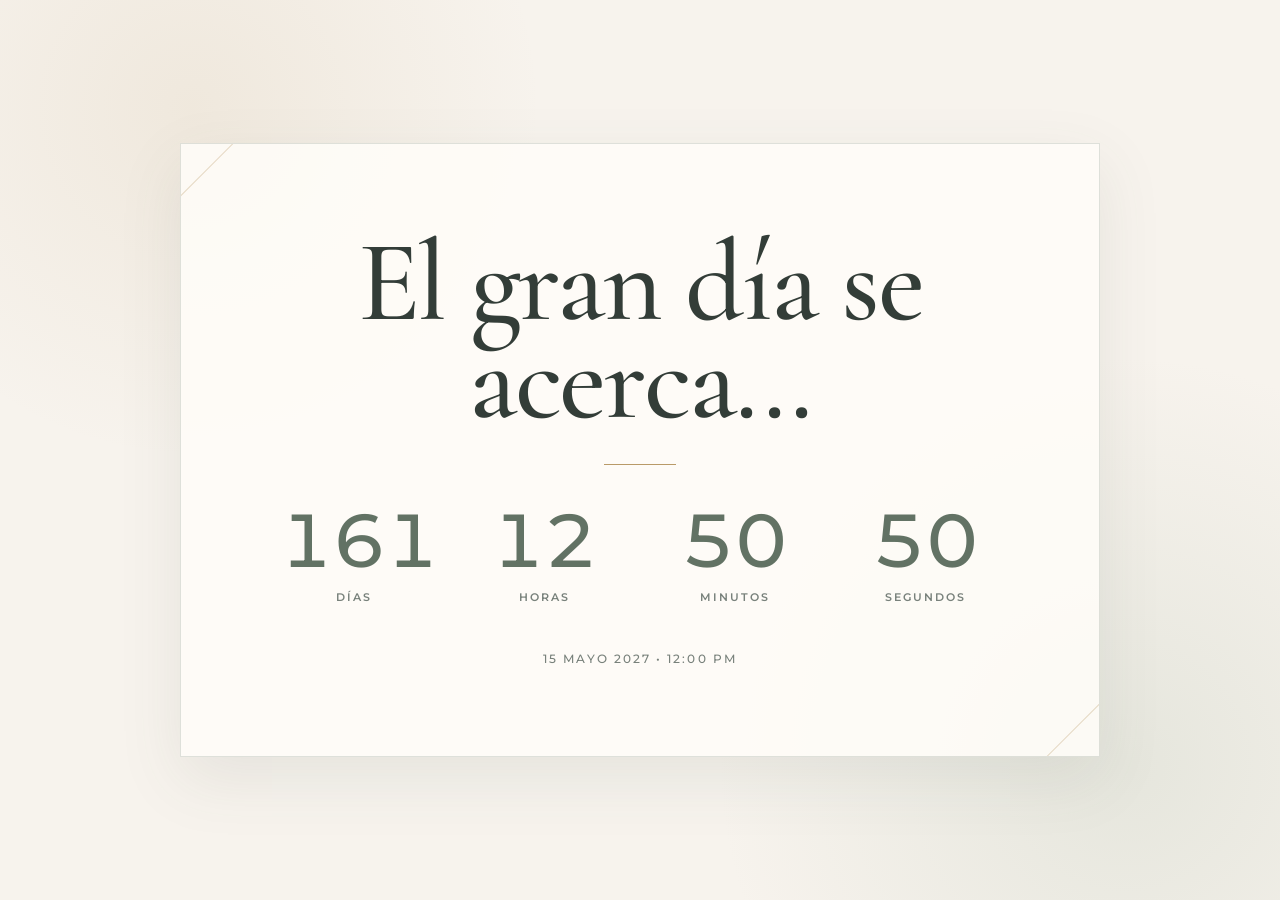
<file: index.html>
<!DOCTYPE html>
<html lang="en">
<head>
  <meta charset="UTF-8">
  <meta name="viewport" content="width=device-width, initial-scale=1.0">
  <meta name="theme-color" content="#f7f3ed">
  <title>Samuel &amp; Cristina | Wedding</title>
  <link rel="preconnect" href="https://fonts.googleapis.com">
  <link rel="preconnect" href="https://fonts.gstatic.com" crossorigin>
  <link href="https://fonts.googleapis.com/css2?family=Cormorant+Garamond:wght@400;500;600&family=Montserrat:wght@400;500;600&display=swap" rel="stylesheet">
  <style>
    :root {
      --cream: #f7f3ed;
      --paper: #fffdf9;
      --sage: #aebca9;
      --sage-deep: #627264;
      --gold: #b99a68;
      --ink: #333d38;
      --muted: #78817b;
      --line: rgba(98, 114, 100, 0.2);
    }

    * {
      box-sizing: border-box;
    }

    body {
      min-height: 100vh;
      margin: 0;
      display: grid;
      place-items: center;
      padding: 32px 18px;
      color: var(--ink);
      background:
        radial-gradient(circle at 15% 12%, rgba(185, 154, 104, 0.12), transparent 26%),
        radial-gradient(circle at 88% 85%, rgba(174, 188, 169, 0.24), transparent 30%),
        var(--cream);
      font-family: 'Montserrat', sans-serif;
    }

    main {
      width: min(100%, 920px);
      padding: clamp(42px, 8vw, 90px) clamp(22px, 8vw, 82px);
      position: relative;
      overflow: hidden;
      text-align: center;
      background: rgba(255, 253, 249, 0.88);
      border: 1px solid var(--line);
      box-shadow: 0 22px 60px rgba(75, 86, 76, 0.1);
    }

    main::before,
    main::after {
      content: '';
      width: 120px;
      height: 120px;
      position: absolute;
      border: 1px solid rgba(185, 154, 104, 0.35);
      transform: rotate(45deg);
      pointer-events: none;
    }

    main::before {
      top: -78px;
      left: -78px;
    }

    main::after {
      right: -78px;
      bottom: -78px;
    }

    .eyebrow {
      margin: 0 0 18px;
      color: var(--sage-deep);
      font-size: 0.7rem;
      font-weight: 600;
      letter-spacing: 0.3em;
      text-transform: uppercase;
    }

    h1 {
      max-width: 690px;
      margin: 0 auto;
      color: var(--ink);
      font-family: 'Cormorant Garamond', serif;
      font-size: clamp(3.6rem, 9vw, 7.3rem);
      font-weight: 500;
      line-height: 0.85;
      letter-spacing: -0.02em;
    }

    .names {
      margin: 28px 0 0;
      color: var(--gold);
      font-family: 'Cormorant Garamond', serif;
      font-size: clamp(1.45rem, 3vw, 2rem);
      letter-spacing: 0.08em;
    }

    .divider {
      width: 72px;
      height: 1px;
      margin: 34px auto 38px;
      background: var(--gold);
    }

    .countdown {
      display: grid;
      grid-template-columns: repeat(4, 1fr);
      gap: clamp(12px, 4vw, 42px);
      max-width: 720px;
      margin: 0 auto;
    }

    .unit {
      min-width: 0;
    }

    .number {
      display: block;
      color: var(--sage-deep);
      font-family: 'Montserrat', sans-serif;
      font-size: clamp(2rem, 7vw, 4.7rem);
      font-weight: 500;
      line-height: 1;
      font-variant-numeric: tabular-nums;
    }

    .label {
      display: block;
      margin-top: 12px;
      color: var(--muted);
      font-size: clamp(0.58rem, 1.4vw, 0.7rem);
      font-weight: 600;
      letter-spacing: 0.18em;
      text-transform: uppercase;
    }

    .date {
      margin: 48px 0 0;
      color: var(--muted);
      font-size: 0.72rem;
      font-weight: 500;
      letter-spacing: 0.18em;
      text-transform: uppercase;
    }

    .celebration {
      display: none;
      margin: 16px 0 0;
      color: var(--gold);
      font-family: 'Cormorant Garamond', serif;
      font-size: clamp(2rem, 5vw, 3.2rem);
    }

    .is-complete .countdown,
    .is-complete .date {
      display: none;
    }

    .is-complete .celebration {
      display: block;
    }

    @media (max-width: 480px) {
      body {
        padding: 16px 12px;
      }

      main {
        padding: 52px 18px 56px;
      }

      .countdown {
        gap: 8px;
      }

      .label {
        letter-spacing: 0.1em;
      }
    }
  </style>
</head>
<body>
  <main id="countdown-card">
    <h1>El gran día se acerca...</h1>
    <div class="divider" aria-hidden="true"></div>

    <section class="countdown" aria-label="Countdown to the wedding">
      <div class="unit">
        <span class="number" id="days">00</span>
        <span class="label">Días</span>
      </div>
      <div class="unit">
        <span class="number" id="hours">00</span>
        <span class="label">Horas</span>
      </div>
      <div class="unit">
        <span class="number" id="minutes">00</span>
        <span class="label">Minutos</span>
      </div>
      <div class="unit">
        <span class="number" id="seconds">00</span>
        <span class="label">Segundos</span>
      </div>
    </section>

    <p class="date">15 Mayo 2027 <span aria-hidden="true">&bull;</span> 12:00 PM</p>
    <p class="celebration" role="status">The Big Day is Here!</p>
  </main>

  <script>
    const targetDate = new Date(2027, 4, 15, 12, 0, 0);
    const countdownCard = document.getElementById('countdown-card');
    const units = {
      days: document.getElementById('days'),
      hours: document.getElementById('hours'),
      minutes: document.getElementById('minutes'),
      seconds: document.getElementById('seconds')
    };

    const formatNumber = (value) => String(value).padStart(2, '0');

    function updateCountdown() {
      const remaining = targetDate.getTime() - Date.now();

      if (remaining <= 0) {
        countdownCard.classList.add('is-complete');
        return;
      }

      const totalSeconds = Math.floor(remaining / 1000);
      const days = Math.floor(totalSeconds / 86400);
      const hours = Math.floor((totalSeconds % 86400) / 3600);
      const minutes = Math.floor((totalSeconds % 3600) / 60);
      const seconds = totalSeconds % 60;

      units.days.textContent = formatNumber(days);
      units.hours.textContent = formatNumber(hours);
      units.minutes.textContent = formatNumber(minutes);
      units.seconds.textContent = formatNumber(seconds);
    }

    updateCountdown();
    setInterval(updateCountdown, 1000);
  </script>
</body>
</html>
</file>
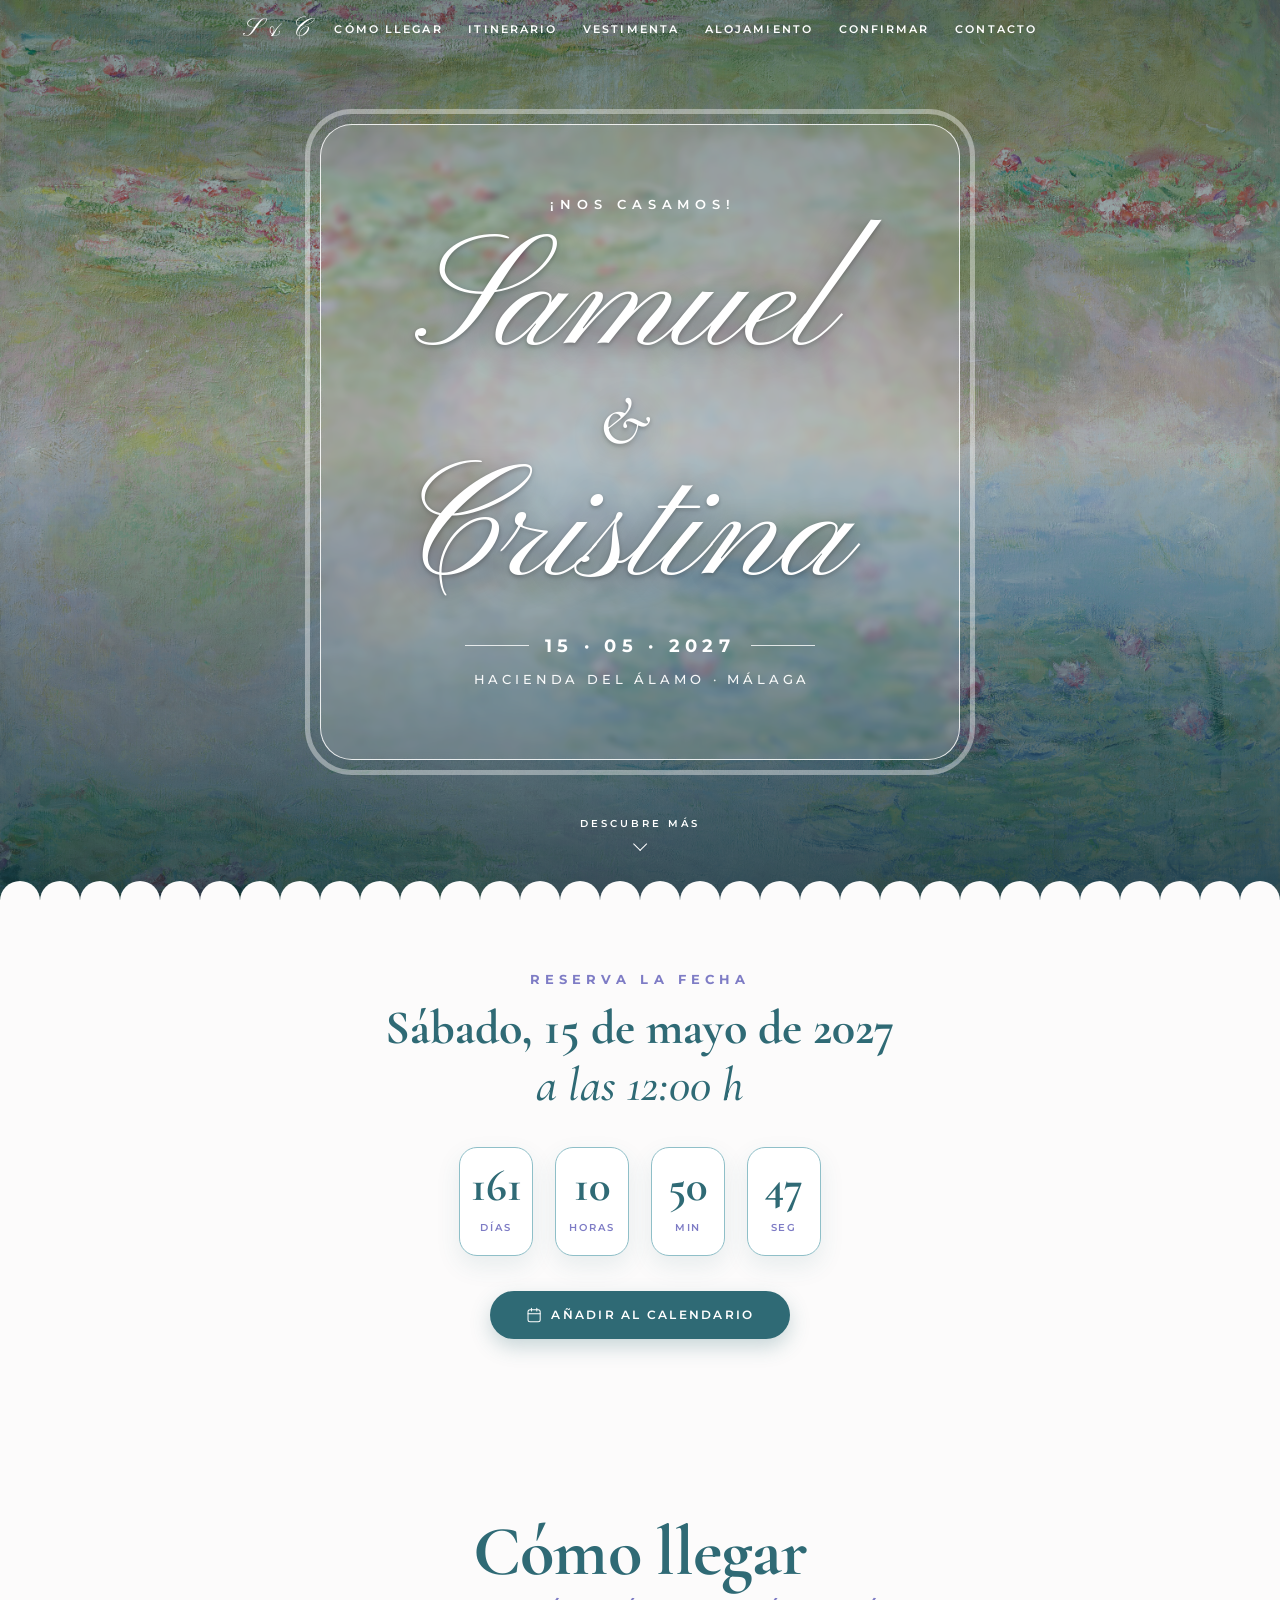
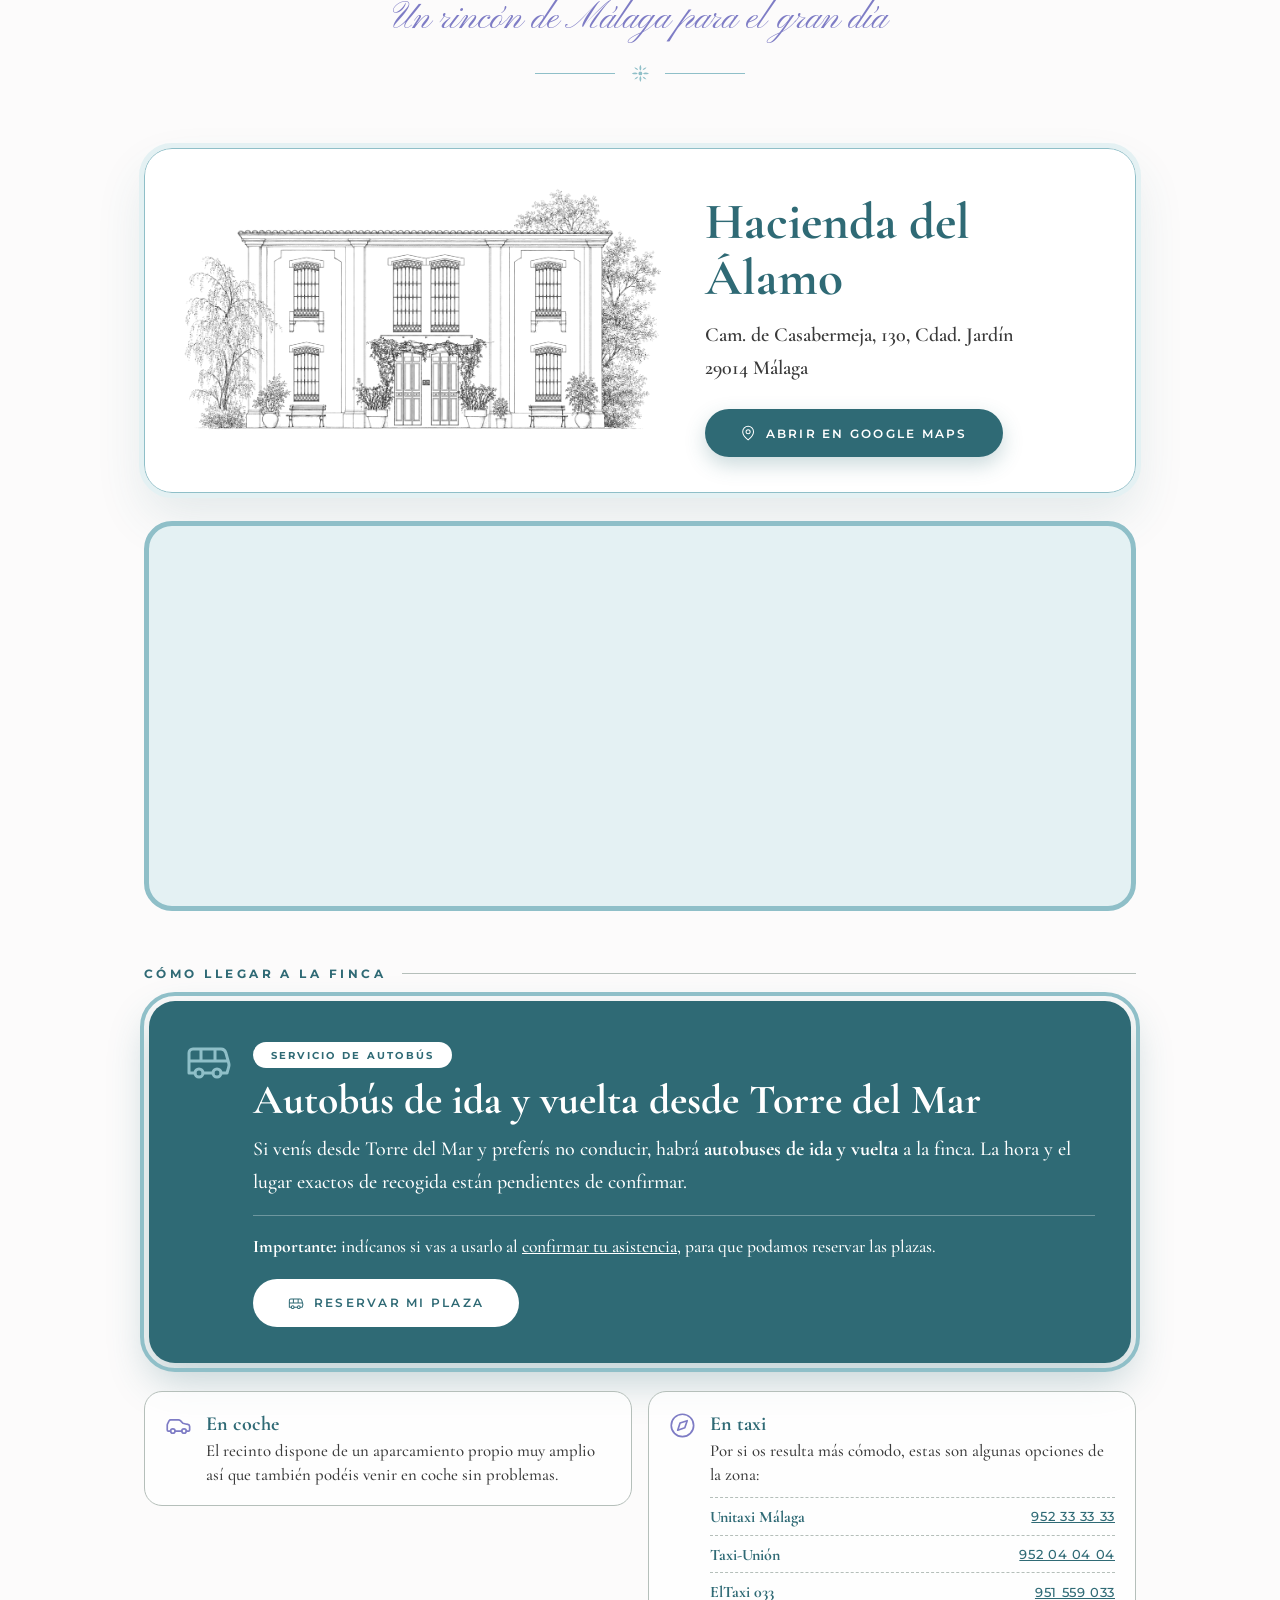
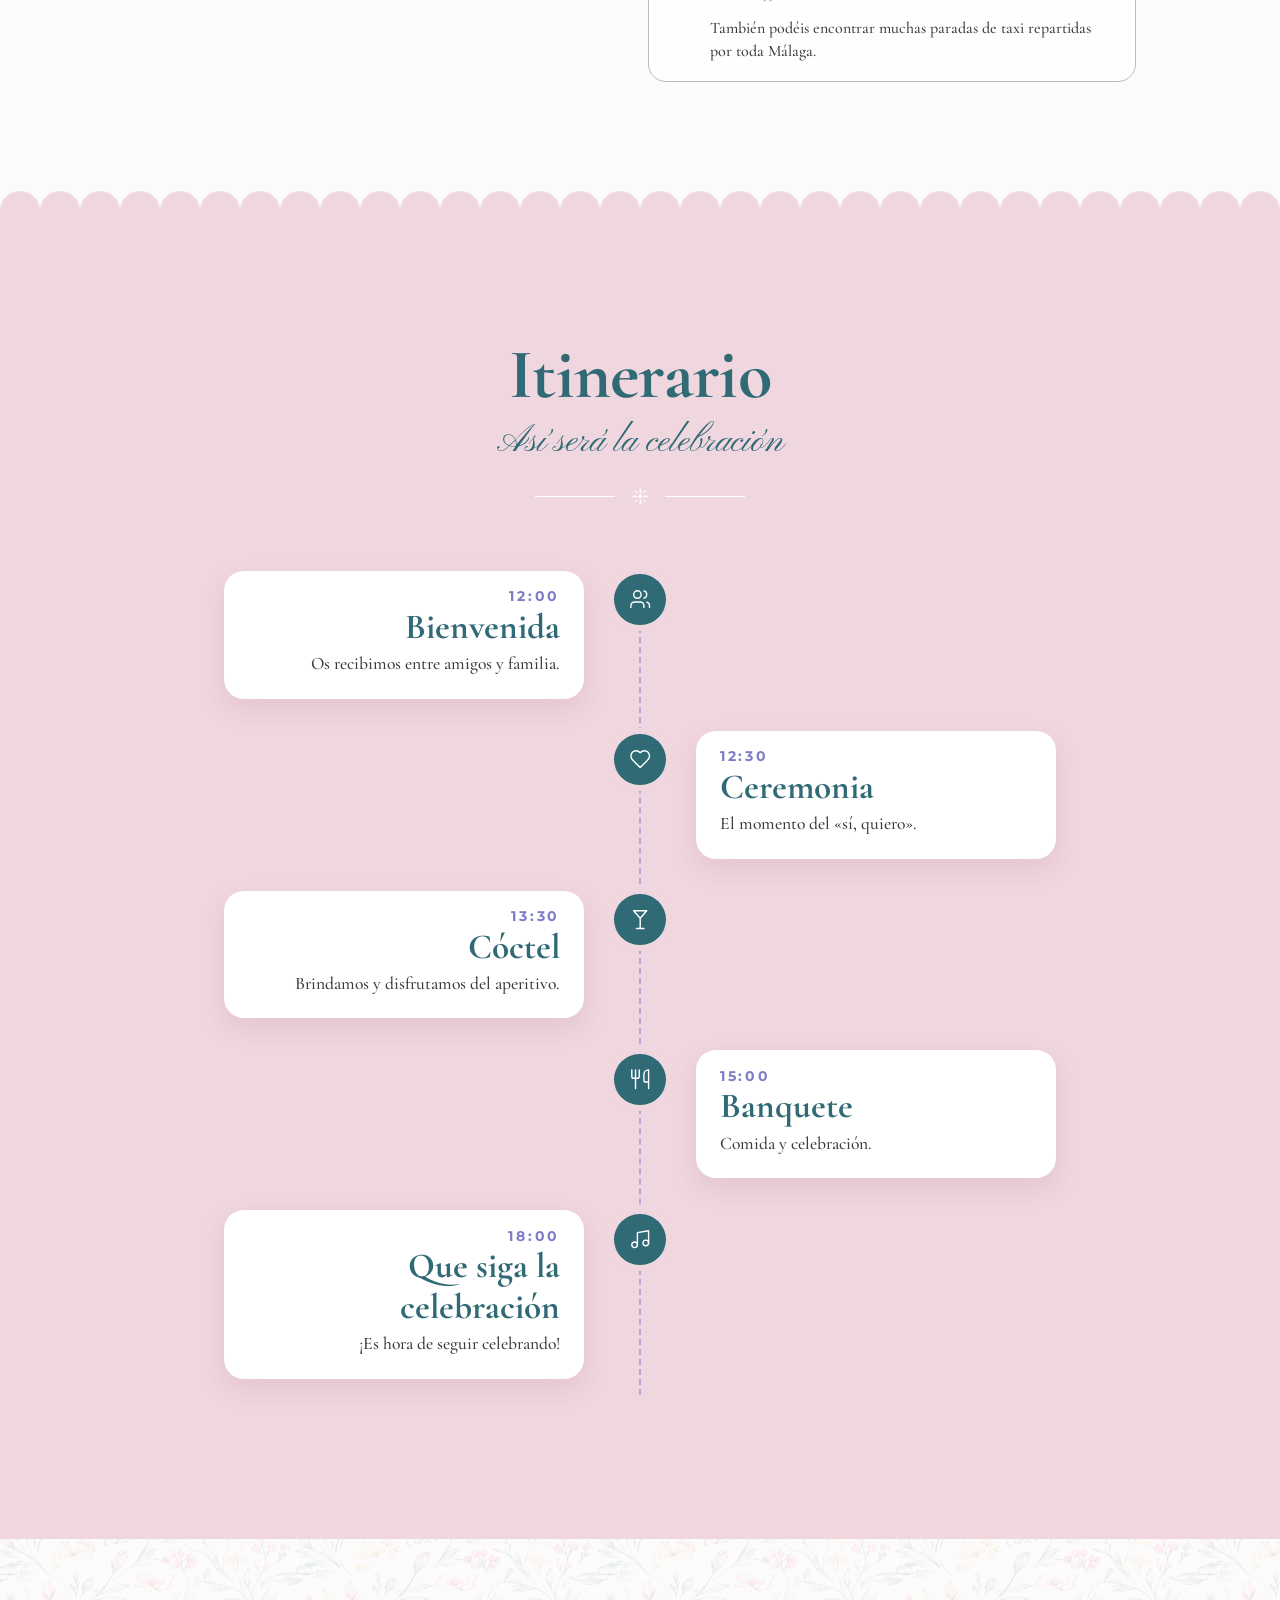
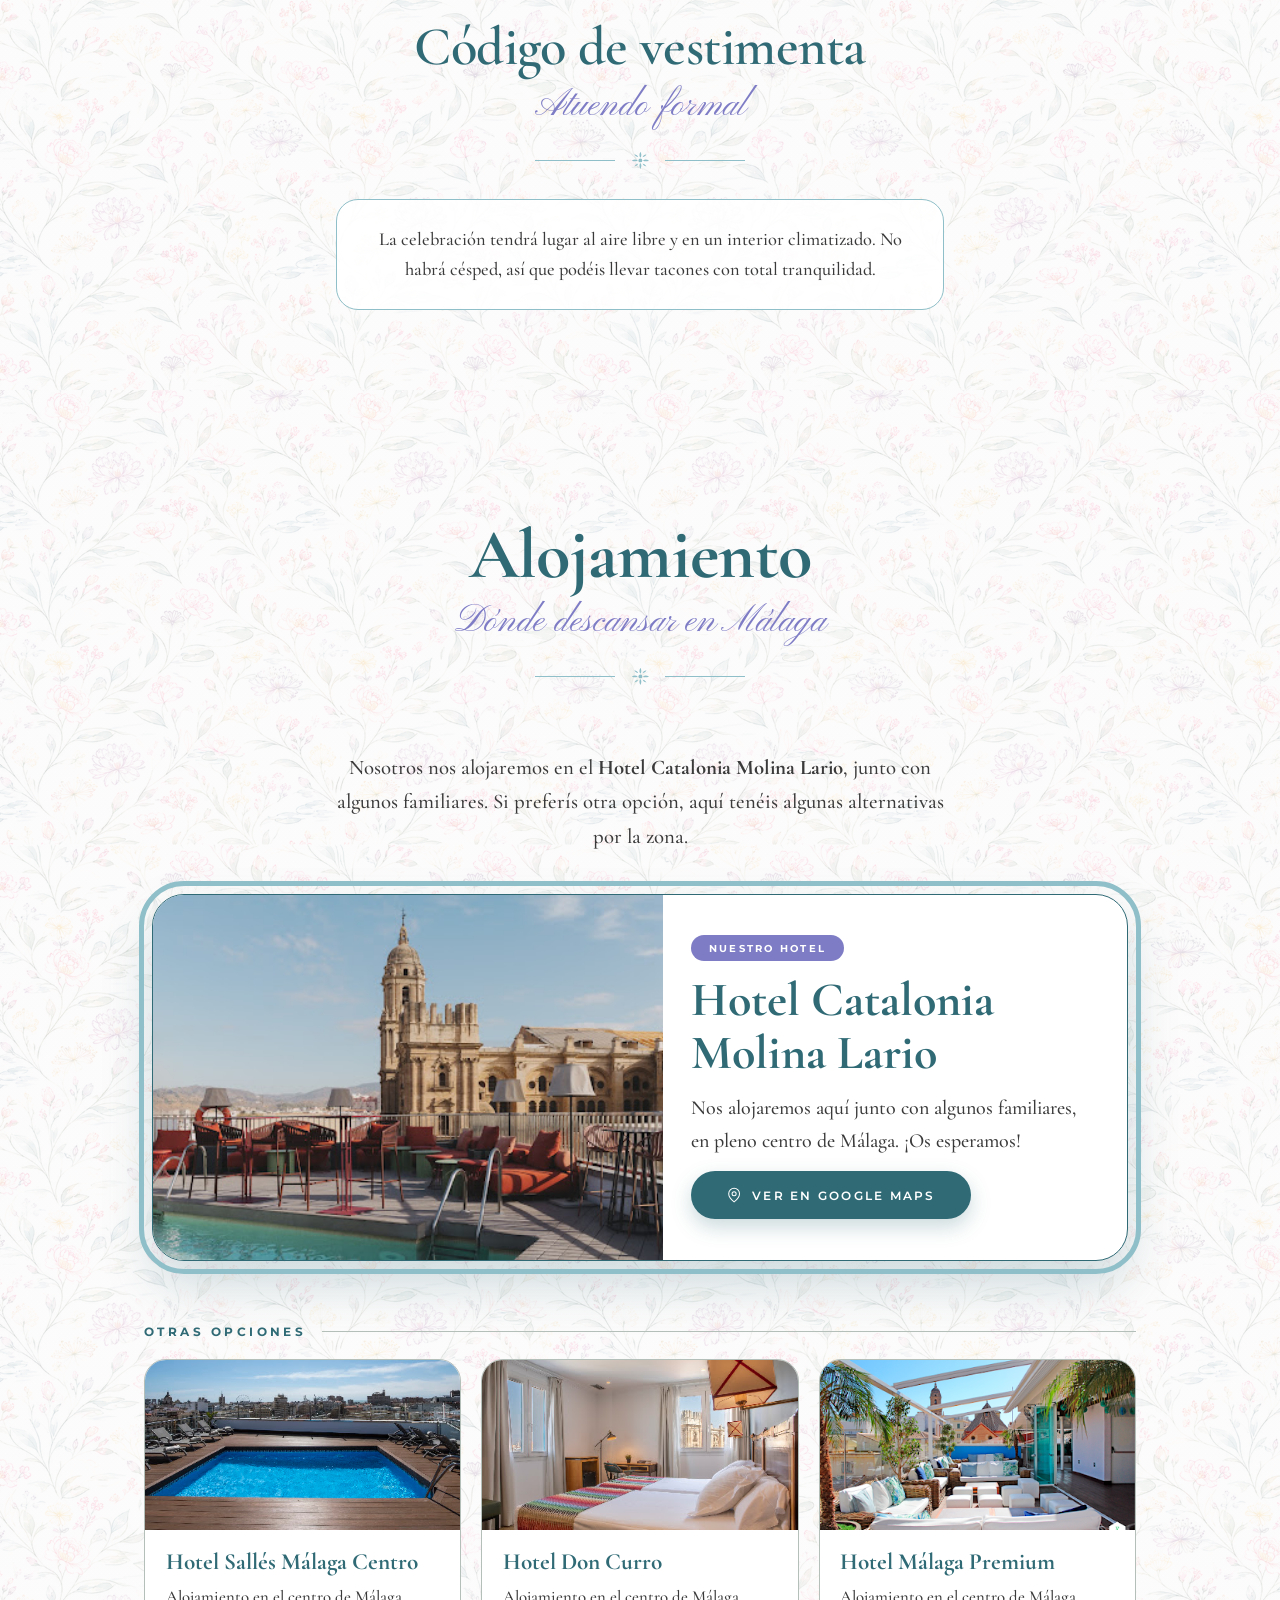
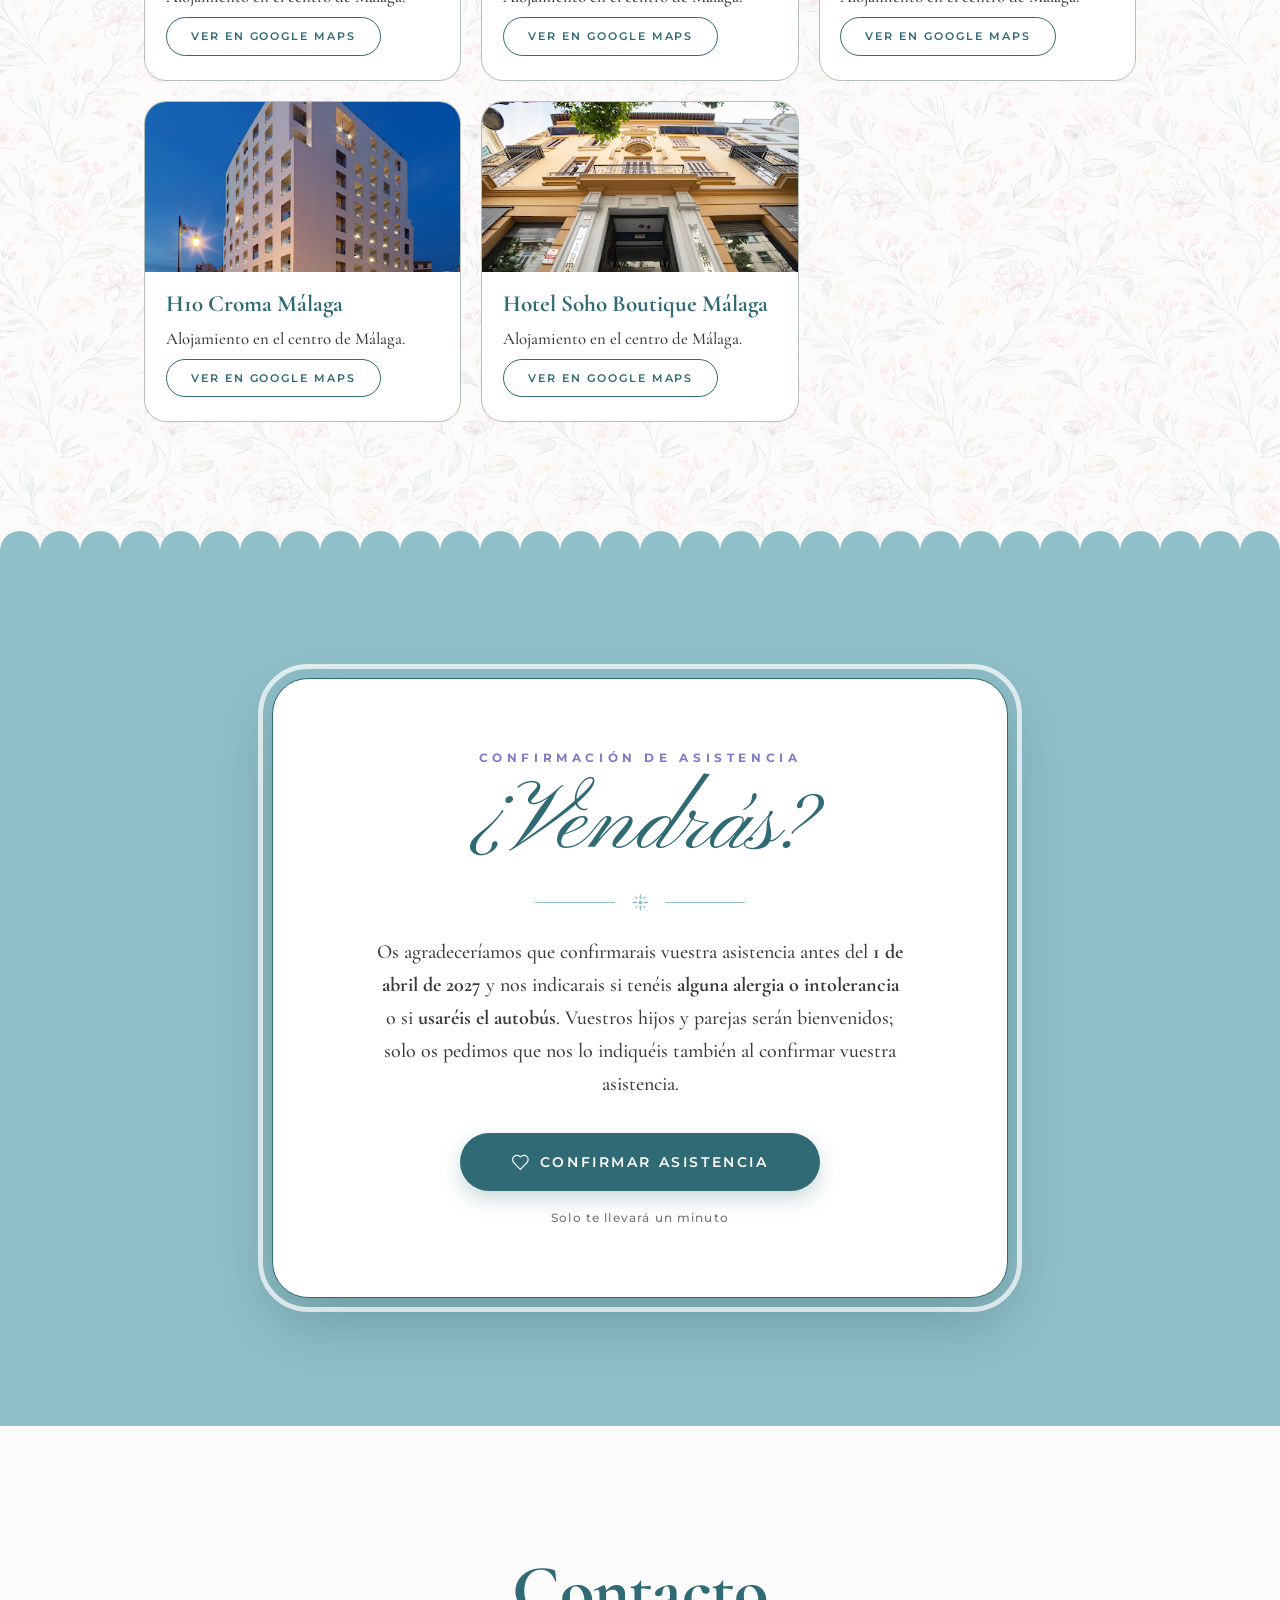
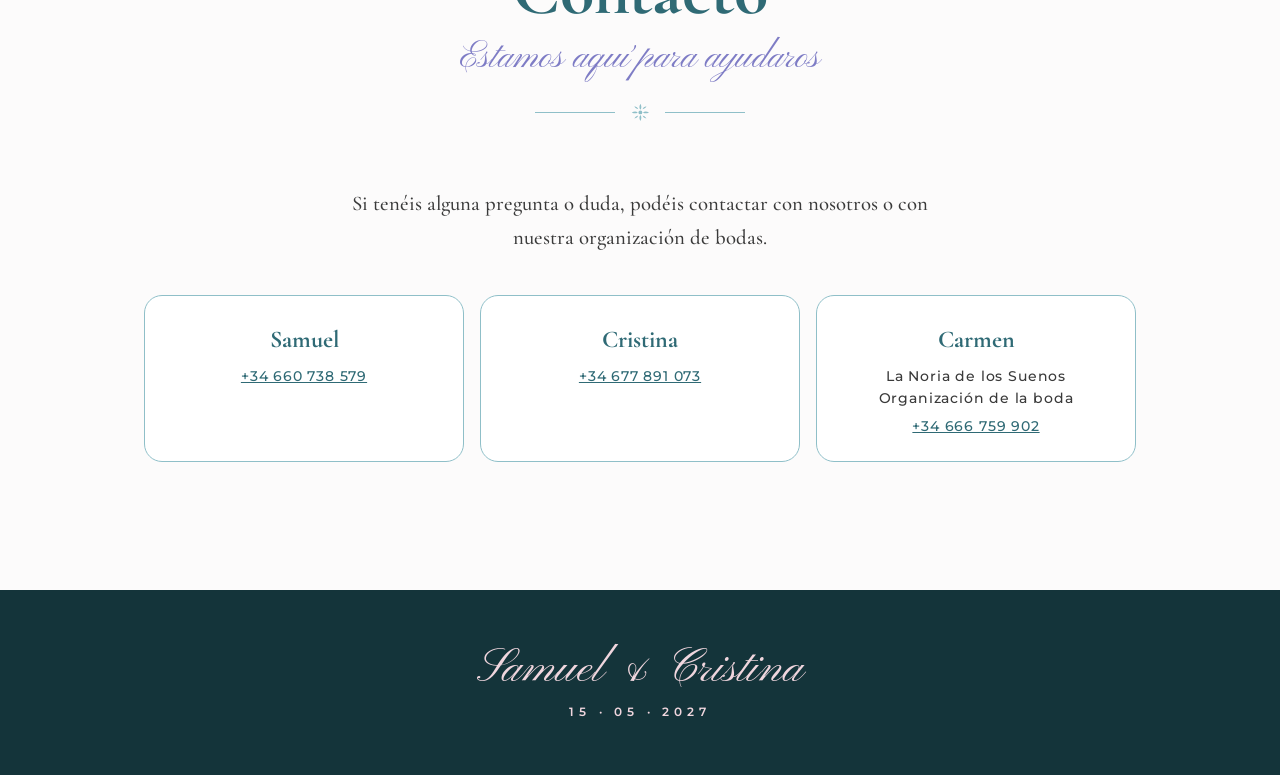
<file: test/index.html>
<!DOCTYPE html>
<html lang="es">
<head>
  <meta charset="UTF-8">
  <meta name="viewport" content="width=device-width, initial-scale=1.0">
  <meta name="theme-color" content="#8fbfc8">
  <meta name="robots" content="noindex, nofollow">
  <meta name="description" content="Samuel y Cristina se casan el 15 de mayo de 2027 en Hacienda del Álamo, Málaga.">
  <title>Samuel &amp; Cristina | 15 de mayo de 2027</title>
  <link rel="icon" href="images/favicon.ico" sizes="any">
  <link rel="preconnect" href="https://fonts.googleapis.com">
  <link rel="preconnect" href="https://fonts.gstatic.com" crossorigin>
  <link href="https://fonts.googleapis.com/css2?family=Cormorant+Garamond:ital,wght@0,500;0,600;0,700;1,500;1,600&family=Montserrat:wght@400;500;600;700&family=Pinyon+Script&display=swap" rel="stylesheet">
  <link rel="stylesheet" href="css/styles.css">
</head>
<body>
  <svg width="0" height="0" style="position:absolute" aria-hidden="true">
    <defs>
      <symbol id="flower" viewBox="0 0 24 24"><path d="M12 2c1.5 3 1.5 5 0 7-1.5-2-1.5-4 0-7zm0 13c1.5 2 1.5 4 0 7-1.5-3-1.5-5 0-7zM2 12c3-1.5 5-1.5 7 0-2 1.5-4 1.5-7 0zm13 0c2-1.5 4-1.5 7 0-3 1.5-5 1.5-7 0zM5 5c2.5.5 4 1.7 4.5 3.500C7.600 8 6 7 5 5zm14 0c-1 2-2.600 3-4.500 3.500C15 6.700 16.500 5.500 19 5zM5 19c1-2 2.600-3 4.500-3.500C9 17.300 7.500 18.500 5 19zm14 0c-2.500-.5-4-1.700-4.500-3.500 1.900.5 3.500 1.500 4.500 3.500z"/><circle cx="12" cy="12" r="2.200"/></symbol>
      <symbol id="i-users" viewBox="0 0 24 24"><path d="M16 21v-2a4 4 0 0 0-4-4H6a4 4 0 0 0-4 4v2M22 21v-2a4 4 0 0 0-3-3.870M16 3.130a4 4 0 0 1 0 7.750"/><circle cx="9" cy="7" r="4"/></symbol>
      <symbol id="i-heart" viewBox="0 0 24 24"><path d="M19 14c1.490-1.460 3-3.210 3-5.500A5.500 5.500 0 0 0 16.500 3c-1.760 0-3 .5-4.500 2-1.500-1.500-2.740-2-4.500-2A5.500 5.500 0 0 0 2 8.500c0 2.300 1.500 4.050 3 5.500l7 7Z"/></symbol>
      <symbol id="i-glass" viewBox="0 0 24 24"><path d="M8 22h8M12 11v11M19 3l-7 8-7-8Z"/></symbol>
      <symbol id="i-fork" viewBox="0 0 24 24"><path d="M3 2v7c0 1.100.9 2 2 2h4a2 2 0 0 0 2-2V2M7 2v20M21 15V2a5 5 0 0 0-5 5v6c0 1.100.9 2 2 2h3Zm0 0v7"/></symbol>
      <symbol id="i-music" viewBox="0 0 24 24"><path d="M9 18V5l12-2v13"/><circle cx="6" cy="18" r="3"/><circle cx="18" cy="16" r="3"/></symbol>
      <symbol id="i-sparkles" viewBox="0 0 24 24"><path d="m12 3-1.900 5.800a2 2 0 0 1-1.300 1.300L3 12l5.800 1.900a2 2 0 0 1 1.300 1.300L12 21l1.900-5.800a2 2 0 0 1 1.300-1.300L21 12l-5.800-1.900a2 2 0 0 1-1.300-1.300Z"/></symbol>
      <symbol id="i-sun" viewBox="0 0 24 24"><circle cx="12" cy="12" r="4"/><path d="M12 2v2M12 20v2M4.930 4.930l1.410 1.410M17.660 17.660l1.410 1.410M2 12h2M20 12h2M6.340 17.660l-1.410 1.410M19.070 4.930l-1.410 1.410"/></symbol>
      <symbol id="i-pin" viewBox="0 0 24 24"><path d="M20 10c0 6-8 12-8 12s-8-6-8-12a8 8 0 0 1 16 0Z"/><circle cx="12" cy="10" r="3"/></symbol>
      <symbol id="i-car" viewBox="0 0 24 24"><path d="M19 17h2c.6 0 1-.4 1-1v-3c0-.9-.7-1.700-1.500-1.900C18.700 10.600 16 10 16 10s-1.300-1.400-2.200-2.300c-.5-.4-1.100-.7-1.800-.7H5c-.6 0-1.100.4-1.400.9l-1.400 2.900A3.700 3.700 0 0 0 2 12v4c0 .6.4 1 1 1h2"/><circle cx="7" cy="17" r="2"/><path d="M9 17h6"/><circle cx="17" cy="17" r="2"/></symbol>
      <symbol id="i-bus" viewBox="0 0 24 24"><path d="M8 6v6M15 6v6M2 12h19.600M18 18h3s.5-1.700.8-2.800c.1-.4.2-.8.2-1.200 0-.4-.1-.8-.2-1.200l-1.400-5C20.100 6.800 19.100 6 18 6H4a2 2 0 0 0-2 2v10h3"/><circle cx="7" cy="18" r="2"/><path d="M9 18h5"/><circle cx="16" cy="18" r="2"/></symbol>
      <symbol id="i-compass" viewBox="0 0 24 24"><circle cx="12" cy="12" r="10"/><path d="m16.240 7.760-2.120 6.360-6.360 2.120 2.120-6.360z"/></symbol>
      <symbol id="i-cal" viewBox="0 0 24 24"><path d="M8 2v4M16 2v4M3 10h18"/><rect x="3" y="4" width="18" height="18" rx="3"/></symbol>
      <symbol id="i-bed" viewBox="0 0 24 24"><path d="M2 4v16M2 8h18a2 2 0 0 1 2 2v10M2 17h20M6 8v9"/></symbol>
    </defs>
  </svg>

  <nav class="nav" id="nav" aria-label="Principal">
    <a class="mono" href="#inicio">S &amp; C</a>
    <a href="#llegar">Cómo llegar</a>
    <a href="#itinerario">Itinerario</a>
    <a href="#vestimenta">Vestimenta</a>
    <a href="#alojamiento">Alojamiento</a>
    <a href="#confirmar">Confirmar</a>
    <a href="#contacto">Contacto</a>
  </nav>

  <header class="hero" id="inicio">
    <div class="frame">
      <p class="kicker">¡Nos casamos!</p>
      <h1>Samuel <span>&amp;</span> Cristina</h1>
      <p class="rule">15 · 05 · 2027</p>
      <p class="place">Hacienda del Álamo · Málaga</p>
    </div>
    <a class="scroll" href="#fecha">Descubre más</a>
  </header>

  <main>
    <section class="save" id="fecha">
      <h2>Reserva la fecha</h2>
      <p class="big">Sábado, 15 de mayo de 2027<br><em>a las 12:00 h</em></p>
      <div class="count" id="count" aria-label="Cuenta atrás">
        <div><b id="c-d">--</b><span>Días</span></div>
        <div><b id="c-h">--</b><span>Horas</span></div>
        <div><b id="c-m">--</b><span>Min</span></div>
        <div><b id="c-s">--</b><span>Seg</span></div>
      </div>
      <a class="btn" href="https://calendar.google.com/calendar/render?action=TEMPLATE&amp;text=Boda+de+Samuel+%26+Cristina+%F0%9F%92%8D&amp;dates=20270515T100000Z/20270515T210000Z&amp;location=Hacienda+del+%C3%81lamo%2C+Cam.+de+Casabermeja%2C+130%2C+Cdad.+Jard%C3%ADn%2C+29014+M%C3%A1laga" target="_blank" rel="noopener">
        <svg class="i" aria-hidden="true"><use href="#i-cal"/></svg> Añadir al calendario</a>
    </section>

    <section class="block" id="llegar">
      <div class="wrap">
        <div class="head">
          <h2>Cómo llegar</h2>
          <p class="sub">Un rincón de Málaga para el gran día</p>
          <div class="orn"><svg><use href="#flower"/></svg></div>
        </div>

        <article class="venue-main">
          <img src="images/hacienda.png" alt="Dibujo a plumilla de la fachada de Hacienda del Álamo" width="1200" height="684">
          <div class="venue-text">
            <h3>Hacienda del Álamo</h3>
            <address>Cam. de Casabermeja, 130, Cdad. Jardín<br>29014 Málaga</address>
            <a class="btn" href="https://maps.app.goo.gl/cWNFNGZUt9M2j4e27" target="_blank" rel="noopener"><svg class="i" aria-hidden="true"><use href="#i-pin"/></svg> Abrir en Google Maps</a>
          </div>
        </article>

        <div class="map">
          <iframe title="Mapa de Hacienda del Álamo, Málaga" loading="lazy" referrerpolicy="no-referrer-when-downgrade" allowfullscreen
            src="https://www.google.com/maps?q=Cam.+de+Casabermeja,+130,+Cdad.+Jard%C3%ADn,+29014+M%C3%A1laga&amp;output=embed"></iframe>
        </div>

        <h3 class="sub-title">Cómo llegar a la finca</h3>
        <article class="bus">
          <svg class="i"><use href="#i-bus"/></svg>
          <div>
            <span class="badge">Servicio de autobús</span>
            <h3>Autobús de ida y vuelta desde Torre del Mar</h3>
            <p>Si venís desde Torre del Mar y preferís no conducir, habrá <strong>autobuses de ida y vuelta</strong> a la finca. La hora y el lugar exactos de recogida están pendientes de confirmar.</p>
            <p class="note"><strong>Importante:</strong> indícanos si vas a usarlo al <a href="#confirmar" style="color:#fff">confirmar tu asistencia</a>, para que podamos reservar las plazas.</p>
            <a class="btn light" href="#confirmar"><svg class="i" aria-hidden="true"><use href="#i-bus"/></svg> Reservar mi plaza</a>
          </div>
        </article>

        <div class="info-grid">
          <div class="card"><svg class="i"><use href="#i-car"/></svg><div><h3>En coche</h3><p>El recinto dispone de un aparcamiento propio muy amplio así que también podéis venir en coche sin problemas.</p></div></div>
          <div class="card"><svg class="i"><use href="#i-compass"/></svg><div><h3>En taxi</h3><p>Por si os resulta más cómodo, estas son algunas opciones de la zona:</p>
            <ul class="taxi-list">
              <li><b>Unitaxi Málaga</b><a href="tel:+34952333333">952 33 33 33</a></li>
              <li><b>Taxi-Unión</b><a href="tel:+34952040404">952 04 04 04</a></li>
              <li><b>ElTaxi 033</b><a href="tel:+34951559033">951 559 033</a></li>
            </ul>
            <p class="taxi-stops">También podéis encontrar muchas paradas de taxi repartidas por toda Málaga.</p>
          </div></div>
        </div>
      </div>
    </section>

    <section class="block pink scallop on-pink" id="itinerario">
      <div class="wrap">
        <div class="head">
          <h2>Itinerario</h2>
          <p class="sub">Así será la celebración</p>
          <div class="orn"><svg><use href="#flower"/></svg></div>
        </div>
        <ol class="timeline">
          <li><span class="dot"><svg class="i"><use href="#i-users"/></svg></span><div class="box"><span class="time">12:00</span><h3>Bienvenida</h3><p>Os recibimos entre amigos y familia.</p></div></li>
          <li><span class="dot"><svg class="i"><use href="#i-heart"/></svg></span><div class="box"><span class="time">12:30</span><h3>Ceremonia</h3><p>El momento del «sí, quiero».</p></div></li>
          <li><span class="dot"><svg class="i"><use href="#i-glass"/></svg></span><div class="box"><span class="time">13:30</span><h3>Cóctel</h3><p>Brindamos y disfrutamos del aperitivo.</p></div></li>
          <li><span class="dot"><svg class="i"><use href="#i-fork"/></svg></span><div class="box"><span class="time">15:00</span><h3>Banquete</h3><p>Comida y celebración.</p></div></li>
          <li><span class="dot"><svg class="i"><use href="#i-music"/></svg></span><div class="box"><span class="time">18:00</span><h3>Que siga la celebración</h3><p>¡Es hora de seguir celebrando!</p></div></li>
        </ol>
      </div>
    </section>

    <section class="block floral" id="vestimenta">
      <div class="wrap">
        <div class="head">
          <h2>Código de vestimenta</h2>
          <p class="sub">Atuendo formal</p>
          <div class="orn"><svg><use href="#flower"/></svg></div>
        </div>
        <div class="dress">
          <p>La celebración tendrá lugar al aire libre y en un interior climatizado. No habrá césped, así que podéis llevar tacones con total tranquilidad.</p>
        </div>
      </div>
    </section>

    <section class="block floral" id="alojamiento">
      <div class="wrap">
        <div class="head">
          <h2>Alojamiento</h2>
          <p class="sub">Dónde descansar en Málaga</p>
          <div class="orn"><svg><use href="#flower"/></svg></div>
        </div>
        <p class="lead">Nosotros nos alojaremos en el <strong>Hotel Catalonia Molina Lario</strong>, junto con algunos familiares. Si preferís otra opción, aquí tenéis algunas alternativas por la zona.</p>

        <article class="featured-hotel">
          <div class="photo"><img src="images/hotels/catalonia-molina-lario.jpg" alt="Hotel Catalonia Molina Lario" loading="lazy"></div>
          <div class="body">
            <span class="badge">Nuestro hotel</span>
            <h3>Hotel Catalonia Molina Lario</h3>
            <p>Nos alojaremos aquí junto con algunos familiares, en pleno centro de Málaga. ¡Os esperamos!</p>
            <a class="btn" href="https://www.google.com/maps/search/?api=1&amp;query=Hotel+Catalonia+Molina+Lario+Malaga" target="_blank" rel="noopener"><svg class="i" aria-hidden="true"><use href="#i-pin"/></svg> Ver en Google Maps</a>
          </div>
        </article>

        <h3 class="sub-title">Otras opciones</h3>
        <div class="grid">
          <article class="hotel">
            <div class="photo"><img src="images/hotels/salles-malaga-centro.jpg" alt="Hotel Sallés Málaga Centro" loading="lazy"></div>
            <div class="body"><h3>Hotel Sallés Málaga Centro</h3><p>Alojamiento en el centro de Málaga.</p>
              <a class="btn outline" href="https://www.google.com/maps/search/?api=1&amp;query=Hotel%20Sall%C3%A9s%20Malaga%20Centro" target="_blank" rel="noopener">Ver en Google Maps</a></div>
          </article>
          <article class="hotel">
            <div class="photo"><img src="images/hotels/don-curro.jpg" alt="Hotel Don Curro" loading="lazy"></div>
            <div class="body"><h3>Hotel Don Curro</h3><p>Alojamiento en el centro de Málaga.</p>
              <a class="btn outline" href="https://www.google.com/maps/search/?api=1&amp;query=Hotel%20Don%20Curro%20Malaga" target="_blank" rel="noopener">Ver en Google Maps</a></div>
          </article>
          <article class="hotel">
            <div class="photo"><img src="images/hotels/malaga-premium.png" alt="Hotel Málaga Premium" loading="lazy"></div>
            <div class="body"><h3>Hotel Málaga Premium</h3><p>Alojamiento en el centro de Málaga.</p>
              <a class="btn outline" href="https://www.google.com/maps/search/?api=1&amp;query=Hotel%20Malaga%20Premium" target="_blank" rel="noopener">Ver en Google Maps</a></div>
          </article>
          <article class="hotel">
            <div class="photo"><img src="images/hotels/h10-croma.jpg" alt="H10 Croma Málaga" loading="lazy"></div>
            <div class="body"><h3>H10 Croma Málaga</h3><p>Alojamiento en el centro de Málaga.</p>
              <a class="btn outline" href="https://www.google.com/maps/search/?api=1&amp;query=H10%20Croma%20Malaga" target="_blank" rel="noopener">Ver en Google Maps</a></div>
          </article>
          <article class="hotel">
            <div class="photo"><img src="images/hotels/soho-boutique-malaga.jpg" alt="Hotel Soho Boutique Málaga" loading="lazy"></div>
            <div class="body"><h3>Hotel Soho Boutique Málaga</h3><p>Alojamiento en el centro de Málaga.</p>
              <a class="btn outline" href="https://www.google.com/maps/search/?api=1&amp;query=Hotel%20Soho%20Boutique%20Malaga" target="_blank" rel="noopener">Ver en Google Maps</a></div>
          </article>
        </div>
      </div>
    </section>

    <section class="block rsvp scallop" id="confirmar">
      <div class="rsvp-box">
        <p class="eyebrow">Confirmación de asistencia</p>
        <h2>¿Vendrás?</h2>
        <div class="orn"><svg><use href="#flower"/></svg></div>
        <p class="txt">Os agradeceríamos que confirmarais vuestra asistencia antes del <strong>1 de abril de 2027</strong> y nos indicarais si tenéis <strong>alguna alergia o intolerancia</strong> o si <strong>usaréis el autobús</strong>. Vuestros hijos y parejas serán bienvenidos; solo os pedimos que nos lo indiquéis también al confirmar vuestra asistencia.</p>
        <!-- TODO: replace with the Google Form URL -->
        <a class="btn" href="#" target="_blank" rel="noopener"><svg class="i" aria-hidden="true"><use href="#i-heart"/></svg> Confirmar asistencia</a>
        <p class="small">Solo te llevará un minuto</p>
      </div>
    </section>

    <section class="block contact" id="contacto">
      <div class="wrap">
        <div class="head">
          <h2>Contacto</h2>
          <p class="sub">Estamos aquí para ayudaros</p>
          <div class="orn"><svg><use href="#flower"/></svg></div>
        </div>
        <p class="lead">Si tenéis alguna pregunta o duda, podéis contactar con nosotros o con nuestra organización de bodas.</p>
        <div class="contact-grid">
          <div class="contact-card"><h3>Samuel</h3><p><a href="tel:+34660738579">+34 660 738 579</a></p></div>
          <div class="contact-card"><h3>Cristina</h3><p><a href="tel:+34677891073">+34 677 891 073</a></p></div>
          <div class="contact-card"><h3>Carmen</h3><p>La Noria de los Suenos<br>Organización de la boda</p><p><a href="tel:+34666759902">+34 666 759 902</a></p></div>
        </div>
      </div>
    </section>
  </main>

  <footer>
    <p class="script">Samuel &amp; Cristina</p>
    <p class="date">15 · 05 · 2027</p>
  </footer>

  <script>
    const nav = document.getElementById('nav');
    const onScroll = () => nav.classList.toggle('solid', scrollY > window.innerHeight * 0.6);
    addEventListener('scroll', onScroll, { passive: true }); onScroll();

    const target = new Date('2027-05-15T12:00:00+02:00').getTime();
    const ids = ['d', 'h', 'm', 's'].map(k => document.getElementById('c-' + k));
    function tick() {
      let diff = Math.max(0, target - Date.now());
      const v = [86400000, 3600000, 60000, 1000].map(u => { const n = Math.floor(diff / u); diff -= n * u; return n; });
      ids.forEach((el, i) => el.textContent = String(v[i]).padStart(2, '0'));
    }
    tick(); setInterval(tick, 1000);
  </script>
</body>
</html>
</file>
<file: test/css/styles.css>
:root {
  --primary: #8fbfc8;
  --primary-deep: #2f6a75;
  --primary-ink: #14343a;
  --primary-soft: #e4f1f3;
  --accent: #7e7cc5;
  --lavender: #d7d6fc;
  --pink: #f0d6de;
  --sage: #b5bfba;
  --ink: #3a3a3a;
  --paper: #fcfbfb;
  --radius: 22px;
  --serif: "Cormorant Garamond", Georgia, serif;
  --sans: "Montserrat", system-ui, sans-serif;
  --script: "Pinyon Script", cursive;
}
*, *::before, *::after { box-sizing: border-box; }
html { scroll-behavior: smooth; scroll-padding-top: 3.5rem; }
body { margin: 0; font-family: var(--serif); font-weight: 500; font-size: 1.25rem; line-height: 1.65; color: var(--ink); background: var(--paper); -webkit-font-smoothing: antialiased; }
img, iframe { max-width: 100%; }
h1, h2, h3, p { margin: 0; }
a { color: var(--primary-deep); }
svg.i { width: 1.6em; height: 1.6em; fill: none; stroke: currentColor; stroke-width: 1.5; stroke-linecap: round; stroke-linejoin: round; flex: none; }

.btn { display: inline-flex; align-items: center; gap: .6rem; padding: 1rem 2.2rem; border-radius: 999px; background: var(--primary-deep); color: #fff; text-decoration: none; font: 600 .78rem var(--sans); letter-spacing: .18em; text-transform: uppercase; box-shadow: 0 8px 20px rgba(47,106,117,.25); transition: background .2s, transform .2s; }
.btn svg.i { width: 1.3em; height: 1.3em; }
.btn:hover { background: var(--primary-ink); transform: translateY(-2px); }
.btn.light { background: #fff; color: var(--primary-deep); box-shadow: none; }
.btn.light:hover { background: var(--primary-soft); }
.btn.outline { background: transparent; color: var(--primary-deep); border: 1.5px solid var(--primary-deep); padding: .7rem 1.5rem; font-size: .68rem; box-shadow: none; }
.btn.outline:hover { background: var(--primary-deep); color: #fff; }

/* Nav */
.nav { position: fixed; inset: 0 0 auto 0; z-index: 20; display: flex; align-items: center; justify-content: center; gap: 1.6rem; padding: 1rem; transition: background .3s, box-shadow .3s, padding .3s; }
.nav.solid { background: rgba(252,251,251,.94); backdrop-filter: blur(8px); box-shadow: 0 1px 0 rgba(47,106,117,.15); padding: .7rem 1rem; }
.nav a { color: #fff; text-decoration: none; font: 600 .66rem var(--sans); letter-spacing: .2em; text-transform: uppercase; white-space: nowrap; }
.nav.solid a { color: var(--primary-deep); }
.nav a:hover { text-decoration: underline; text-underline-offset: 5px; }
.nav .mono { font: 400 1.7rem/1 var(--script); letter-spacing: 0; text-transform: none; }
@media (max-width: 760px) { .nav { justify-content: flex-start; overflow-x: auto; scrollbar-width: none; } .nav::-webkit-scrollbar { display: none; } .nav .mono { display: none; } }

/* Hero */
.hero { position: relative; min-height: 100svh; display: grid; place-items: center; text-align: center; color: #fff; padding: 6rem 1.5rem 7rem;
  background: linear-gradient(180deg, rgba(20,52,58,.55), rgba(47,106,117,.35) 50%, rgba(20,52,58,.8)), url("../images/liner.jpg") center/cover no-repeat; }
.hero .kicker { text-indent: .45em; font: 600 .8rem var(--sans); letter-spacing: .45em; text-transform: uppercase; }
.hero h1 { font-family: var(--script); font-weight: 400; font-size: clamp(4.4rem, 19vw, 10rem); line-height: .95; margin: 1.2rem 0 1.4rem; text-shadow: 0 2px 4px rgba(0,0,0,.25), 0 6px 30px rgba(0,0,0,.45); padding-right: .2em; }
.hero h1 span { display: block; font-size: .42em; font-family: var(--serif); font-style: italic; font-weight: 500; margin: .1em 0; }
.hero .rule { display: flex; align-items: center; justify-content: center; gap: 1rem; font: 700 clamp(.85rem, 3vw, 1.1rem) var(--sans); letter-spacing: .3em; text-transform: uppercase; }
.hero .rule::before, .hero .rule::after { content: ""; width: clamp(1.5rem, 8vw, 4rem); height: 1px; background: rgba(255,255,255,.8); }
.hero .place { text-indent: .3em; margin-top: 1rem; font: 500 .8rem var(--sans); letter-spacing: .3em; text-transform: uppercase; opacity: .95; }
/* Double frame: thin inner border, thicker outer outline */
.hero .frame { border: 1px solid rgba(255,255,255,.85); border-radius: 32px; padding: clamp(2.5rem, 6vw, 4.5rem) clamp(1.5rem, 6vw, 5rem); outline: 5px solid rgba(255,255,255,.4); outline-offset: 10px; max-width: 48rem; background: rgba(255,255,255,.16); backdrop-filter: blur(3px); -webkit-backdrop-filter: blur(3px); }
.scroll { position: absolute; bottom: 3.2rem; left: 50%; transform: translateX(-50%); color: #fff; text-decoration: none; font: 600 .62rem var(--sans); letter-spacing: .3em; text-transform: uppercase; display: flex; flex-direction: column; align-items: center; gap: .6rem; }
.scroll::after { content: ""; width: 10px; height: 10px; border-right: 1.5px solid #fff; border-bottom: 1.5px solid #fff; transform: rotate(45deg); animation: bob 1.6s ease-in-out infinite; }
@keyframes bob { 50% { transform: translateY(8px) rotate(45deg); } }
@media (prefers-reduced-motion: reduce) { html { scroll-behavior: auto; } .scroll::after { animation: none; } }

/* Scalloped edge (echoes the roof tiles) */
.scallop { position: relative; }
.scallop::before { content: ""; position: absolute; left: 0; right: 0; top: -19px; height: 20px; background: var(--edge) repeat-x bottom left / 40px 20px; }
.hero.scallop::before { display: none; }
.hero::after { content: ""; position: absolute; left: 0; right: 0; bottom: -1px; height: 20px; background: url("data:image/svg+xml,%3Csvg xmlns='http://www.w3.org/2000/svg' width='40' height='20'%3E%3Cpath d='M0 20a20 20 0 0 1 40 0z' fill='%23fcfbfb'/%3E%3C/svg%3E") repeat-x bottom left / 40px 20px; }

/* Section headings */
section.block { padding: clamp(4.5rem, 10vw, 8rem) 1.25rem; }
.wrap { max-width: 62rem; margin: 0 auto; }
.head { text-align: center; margin-bottom: clamp(2.5rem, 6vw, 4rem); }
.head h2 { font-weight: 700; font-size: clamp(2.6rem, 8vw, 4.4rem); line-height: 1.05; color: var(--primary-deep); letter-spacing: -.01em; }
.head .sub { margin-top: .5rem; font: 400 clamp(1.7rem, 5vw, 2.3rem)/1.2 var(--script); color: var(--accent); }
.orn { display: flex; align-items: center; justify-content: center; gap: .9rem; margin-top: 1.4rem; color: var(--primary); }
.orn::before, .orn::after { content: ""; width: clamp(2.5rem, 12vw, 5rem); height: 1px; background: currentColor; }
.orn svg { width: 1.3rem; height: 1.3rem; fill: currentColor; }
.on-pink .orn { color: #fff; }
.on-pink .head .sub { color: var(--primary-deep); }
.lead { text-align: center; max-width: 38rem; margin: 0 auto 2.5rem; font-size: 1.3rem; }
.floral { background: linear-gradient(rgba(252,251,251,.84), rgba(252,251,251,.84)), url("../images/floral.png") center/600px repeat; }
.pink { background: var(--pink); --edge: url("data:image/svg+xml,%3Csvg xmlns='http://www.w3.org/2000/svg' width='40' height='20'%3E%3Cpath d='M0 20a20 20 0 0 1 40 0z' fill='%23f0d6de'/%3E%3C/svg%3E"); }

/* Countdown */
.save { padding: 4.5rem 1.25rem 3rem; text-align: center; }
.save h2 { font: 700 .8rem var(--sans); letter-spacing: .4em; text-transform: uppercase; color: var(--accent); }
.save .big { margin: .8rem 0 2rem; font-size: clamp(1.9rem, 6vw, 3rem); font-weight: 700; color: var(--primary-deep); line-height: 1.2; }
.save .big em { font-weight: 500; }
.count { display: flex; justify-content: center; gap: clamp(.6rem, 3vw, 1.4rem); margin-bottom: 2.2rem; }
.count div { min-width: 4.6rem; padding: 1rem .4rem .8rem; background: #fff; border: 1px solid var(--primary); border-radius: 18px; box-shadow: 0 10px 24px rgba(47,106,117,.1); }
.count b { display: block; font: 700 clamp(1.8rem, 7vw, 2.8rem)/1 var(--serif); color: var(--primary-deep); }
.count span { font: 600 .6rem var(--sans); letter-spacing: .2em; text-transform: uppercase; color: var(--accent); }

/* Venue */
.venue-main { background: #fff; border: 1px solid var(--primary); border-radius: 28px; outline: 5px solid var(--primary-soft); overflow: hidden; display: grid; text-align: center; box-shadow: 0 24px 50px rgba(47,106,117,.12); }
.venue-main img { display: block; width: 100%; height: auto; padding: 1.5rem 1.5rem 0; }
.venue-text { padding: 1.5rem 1.5rem 2.5rem; }
.venue-text h3 { margin: .6rem 0 .8rem; font-size: clamp(2.2rem, 6vw, 3.2rem); font-weight: 700; line-height: 1.1; color: var(--primary-deep); }
.venue-text address { font-style: normal; font-weight: 600; margin-bottom: 1.5rem; }
.map { margin-top: 1.75rem; border: 5px solid var(--primary); border-radius: 28px; overflow: hidden; background: var(--primary-soft); }
.map iframe { display: block; width: 100%; height: 380px; border: 0; }
.sub-title { display: flex; align-items: center; gap: 1rem; margin: 3.5rem 0 1.25rem; font: 700 .72rem var(--sans); letter-spacing: .3em; text-transform: uppercase; color: var(--primary-deep); }
.sub-title::after { content: ""; flex: 1; height: 1px; background: var(--sage); }
.bus { display: flex; gap: 1.25rem; align-items: flex-start; background: var(--primary-deep); color: #fff; border-radius: 26px; padding: clamp(1.5rem, 4vw, 2.25rem); outline: 4px solid var(--primary); outline-offset: 5px; margin: 0 5px 1.75rem; box-shadow: 0 18px 40px rgba(47,106,117,.28); }
.bus > svg { width: 3rem; height: 3rem; flex: none; color: var(--primary); }
.bus .badge { display: inline-block; background: #fff; color: var(--primary-deep); margin-bottom: .6rem; }
.bus h3 { font-size: clamp(1.9rem, 5vw, 2.6rem); font-weight: 700; line-height: 1.1; }
.bus p { margin-top: .6rem; }
.bus .note { margin-top: 1rem; padding-top: 1rem; border-top: 1px solid rgba(255,255,255,.3); font-size: 1.1rem; }
.bus .btn { margin-top: 1.1rem; }
.info-grid { display: grid; gap: 1rem; grid-template-columns: repeat(auto-fit, minmax(260px, 1fr)); align-items: start; }
.taxi-list { list-style: none; padding: 0; margin: .6rem 0 0; display: grid; gap: .35rem; font-size: 1rem; }
.taxi-list li { display: flex; flex-wrap: wrap; justify-content: space-between; gap: .15rem .75rem; padding-top: .5rem; border-top: 1px dashed var(--sage); }
.taxi-list b { color: var(--primary-deep); }
.taxi-list a { font-family: var(--sans); font-size: .8rem; letter-spacing: .05em; align-self: center; white-space: nowrap; }
.taxi-stops { margin-top: .75rem; font-size: 1rem; }
.card { display: flex; gap: .9rem; background: rgba(255,255,255,.75); border: 1px solid var(--sage); border-radius: 18px; padding: 1.1rem 1.25rem; font-size: 1.05rem; line-height: 1.45; }
.card svg { color: var(--accent); margin-top: .15rem; }
.card h3 { font-size: 1.25rem; font-weight: 700; color: var(--primary-deep); }
@media (min-width: 800px) {
  .venue-main { grid-template-columns: 1.3fr 1fr; align-items: center; text-align: left; }
  .venue-main img { padding: 1.75rem; }
  .venue-text { padding: 2rem 2.5rem 2rem 0; }
}

/* Timeline */
.timeline { list-style: none; margin: 0; padding: 0; position: relative; max-width: 52rem; margin-inline: auto; }
.timeline::before { content: ""; position: absolute; left: 1.6rem; top: 1rem; bottom: 1rem; border-left: 2px dashed var(--accent); opacity: .5; }
.timeline li { position: relative; padding: 0 0 1.5rem 4.5rem; }
.timeline .dot { position: absolute; left: 0; top: .2rem; width: 3.2rem; height: 3.2rem; border-radius: 50%; display: grid; place-items: center; background: var(--primary-deep); color: #fff; box-shadow: 0 0 0 6px var(--pink); }
.timeline .dot svg { width: 1.4rem; height: 1.4rem; }
.timeline .box { background: #fff; border-radius: 20px; padding: 1.1rem 1.5rem 1.3rem; box-shadow: 0 10px 26px rgba(122,60,80,.1); }
.timeline .time { display: block; font: 700 .85rem var(--sans); letter-spacing: .2em; color: var(--accent); }
.timeline h3 { margin: .15rem 0 .1rem; font-size: clamp(1.7rem, 5vw, 2.2rem); font-weight: 700; line-height: 1.15; color: var(--primary-deep); }
.timeline p { font-size: 1.1rem; }
@media (min-width: 800px) {
  .timeline::before { left: 50%; transform: translateX(-1px); }
  .timeline li { width: 50%; padding: 0 3.5rem 2rem 0; text-align: right; }
  .timeline .dot { left: auto; right: -1.6rem; }
  .timeline li:nth-child(even) { margin-left: 50%; padding: 0 0 2rem 3.5rem; text-align: left; }
  .timeline li:nth-child(even) .dot { right: auto; left: -1.6rem; }
}

/* Dress */
section.block#vestimenta { padding-block: clamp(3.5rem, 7vw, 5rem); }
#vestimenta .head { margin-bottom: 1.75rem; }
#vestimenta .head h2 { font-size: clamp(2.2rem, 6vw, 3.4rem); font-weight: 600; }
.dress { text-align: center; max-width: 38rem; margin: 0 auto; background: rgba(255,255,255,.9); border: 1px solid var(--primary); border-radius: 22px; padding: 1.5rem 2rem; font-size: 1.15rem; }

/* Hotels */
.featured-hotel { display: grid; background: #fff; border: 1px solid var(--primary-deep); border-radius: 32px; outline: 5px solid var(--primary); outline-offset: 8px; overflow: hidden; margin: 0 8px 4rem; box-shadow: 0 24px 50px rgba(47,106,117,.22); }
.featured-hotel .photo { min-height: 240px; }
.featured-hotel .body { padding: 2.25rem 1.75rem; display: flex; flex-direction: column; gap: .8rem; align-items: flex-start; justify-content: center; }
.featured-hotel h3 { font-size: clamp(2.2rem, 6vw, 3rem); font-weight: 700; color: var(--primary-deep); line-height: 1.1; }
.badge { background: var(--accent); color: #fff; border-radius: 999px; padding: .4rem 1.1rem; font: 700 .64rem var(--sans); letter-spacing: .22em; text-transform: uppercase; }
@media (min-width: 800px) { .featured-hotel { grid-template-columns: 1.1fr 1fr; } .featured-hotel .photo { min-height: 340px; } }
.grid { display: grid; gap: 1.25rem; grid-template-columns: repeat(auto-fit, minmax(250px, 1fr)); }
.hotel { background: #fff; border: 1px solid var(--sage); border-radius: 22px; overflow: hidden; display: flex; flex-direction: column; }
.hotel .photo { height: 170px; }
.hotel .body { padding: 1.2rem 1.3rem 1.5rem; display: flex; flex-direction: column; gap: .5rem; flex: 1; }
.hotel h3 { font-size: 1.45rem; font-weight: 700; line-height: 1.2; color: var(--primary-deep); }
.hotel p { font-size: 1.05rem; line-height: 1.45; }
.hotel .btn { margin-top: auto; align-self: flex-start; }
.photo { background: linear-gradient(135deg, var(--primary-soft), var(--lavender)); overflow: hidden; }
.photo img { display: block; width: 100%; height: 100%; object-fit: cover; }

/* RSVP */
.rsvp { text-align: center; background: var(--primary); --edge: url("data:image/svg+xml,%3Csvg xmlns='http://www.w3.org/2000/svg' width='40' height='20'%3E%3Cpath d='M0 20a20 20 0 0 1 40 0z' fill='%238fbfc8'/%3E%3C/svg%3E"); }
.rsvp-box { max-width: 46rem; margin: 0 auto; background: #fff; border: 1px solid var(--primary-deep); border-radius: 36px; outline: 5px solid rgba(255,255,255,.7); outline-offset: 9px; padding: clamp(2.75rem, 7vw, 4.5rem) 1.5rem; box-shadow: 0 24px 60px rgba(20,52,58,.25); }
.rsvp-box .eyebrow { font: 700 .72rem var(--sans); letter-spacing: .4em; text-transform: uppercase; color: var(--accent); }
.rsvp-box h2 { margin: .6rem 0 0; font-family: var(--script); font-weight: 400; font-size: clamp(3.6rem, 13vw, 6rem); color: var(--primary-deep); line-height: 1.05; }
.rsvp-box .orn { margin: 1rem 0 1.5rem; }
.rsvp-box p.txt { margin: 0 auto 2rem; max-width: 33rem; font-size: 1.25rem; }
.rsvp-box .btn { max-width: 100%; justify-content: center; text-align: center; font-size: .9rem; padding: 1.2rem clamp(1rem, 5vw, 3.2rem); }
.rsvp-box .small { margin-top: 1.25rem; font: 500 .72rem var(--sans); letter-spacing: .1em; color: #777; }

/* Contact */
.contact-grid { display: grid; grid-template-columns: repeat(auto-fit, minmax(min(100%, 220px), 1fr)); gap: 1rem; }
.contact-card { text-align: center; background: #fff; border: 1px solid var(--primary); border-radius: 18px; padding: 1.5rem; }
.contact-card h3 { font-size: 1.5rem; color: var(--primary-deep); }
.contact-card p { margin-top: .3rem; font-family: var(--sans); font-size: .85rem; letter-spacing: .06em; }

footer { text-align: center; background: var(--primary-ink); color: var(--pink); padding: 3.5rem 1.25rem; }
footer .script { font: 400 3rem/1 var(--script); }
footer .date { margin-top: .6rem; font: 600 .75rem var(--sans); letter-spacing: .4em; }
</file>
